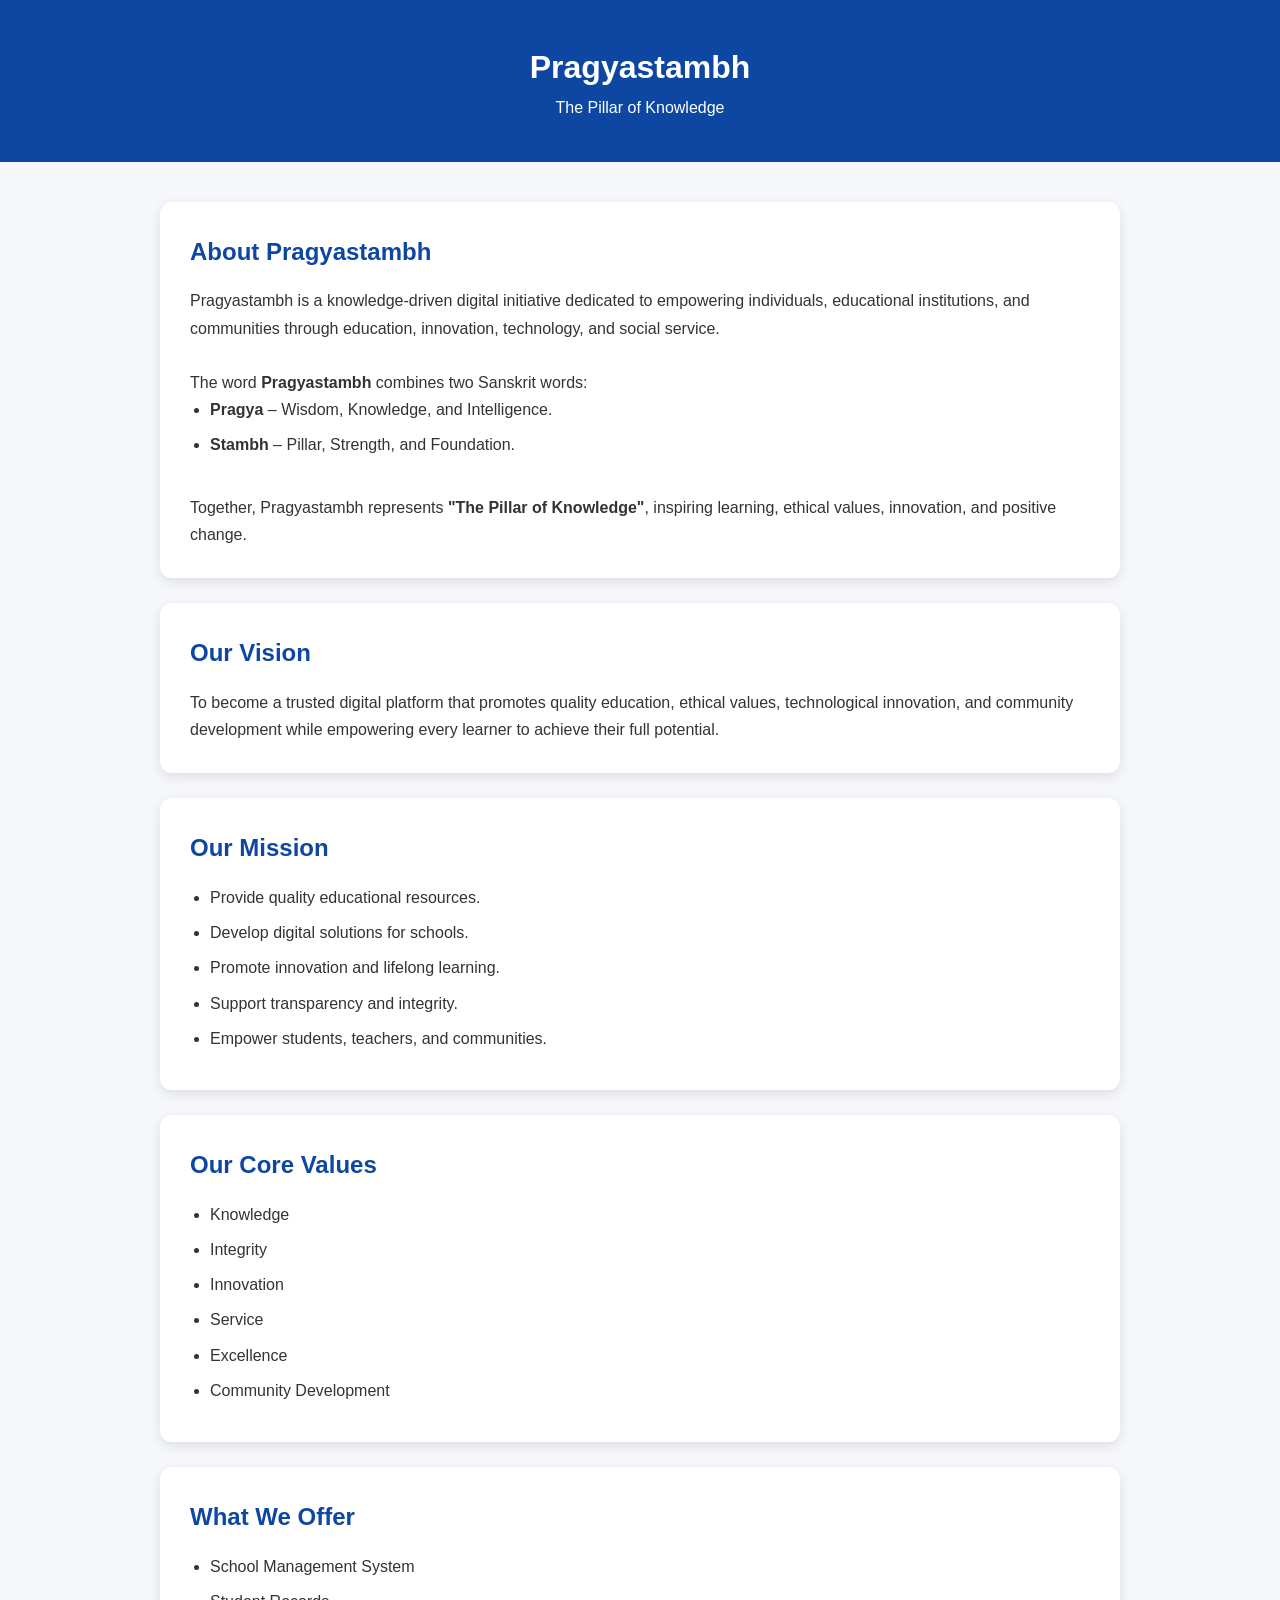
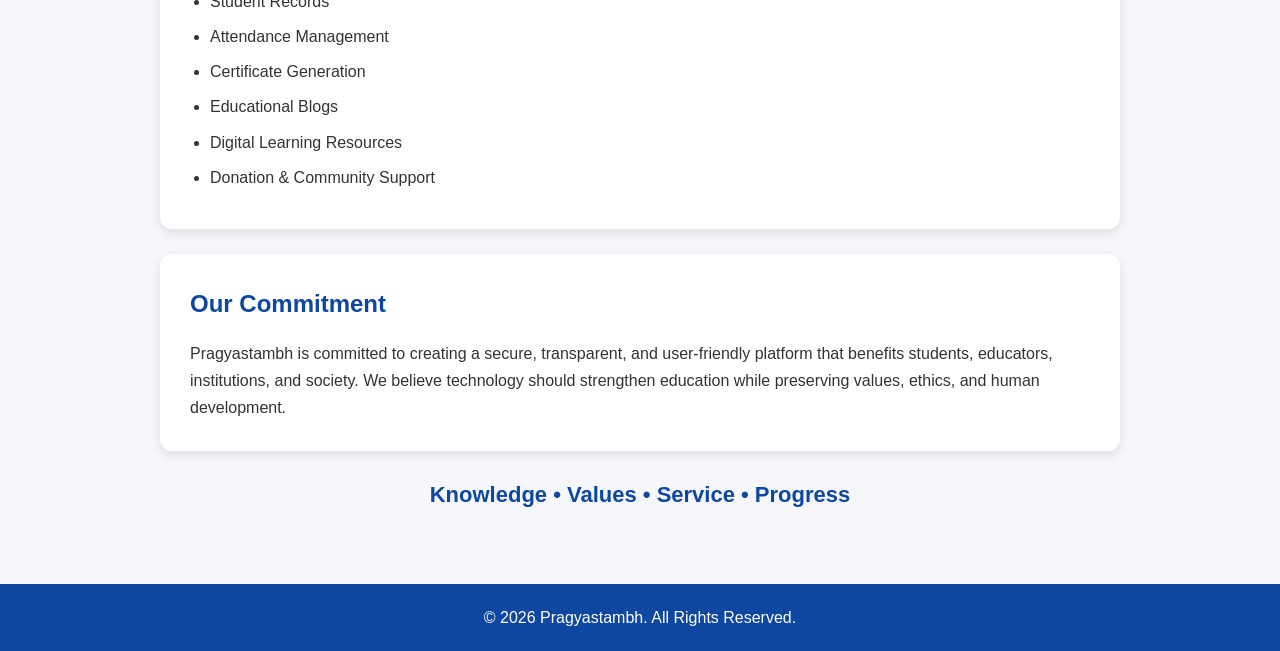
<file: Index.html>
<!DOCTYPE html>
<html lang="en">
<head>
    <meta charset="UTF-8">
    <meta name="viewport" content="width=device-width, initial-scale=1.0">
    <title>About Us | Pragyastambh</title>

    <style>
        *{
            margin:0;
            padding:0;
            box-sizing:border-box;
            font-family:Arial, Helvetica, sans-serif;
        }

        body{
            background:#f5f7fa;
            color:#333;
            line-height:1.7;
        }

        header{
            background:#0d47a1;
            color:white;
            padding:40px 20px;
            text-align:center;
        }

        .container{
            width:90%;
            max-width:1000px;
            margin:auto;
            padding:40px 20px;
        }

        .card{
            background:white;
            padding:30px;
            margin-bottom:25px;
            border-radius:12px;
            box-shadow:0 4px 12px rgba(0,0,0,.1);
        }

        h2{
            color:#0d47a1;
            margin-bottom:15px;
        }

        ul{
            padding-left:20px;
        }

        li{
            margin-bottom:8px;
        }

        footer{
            background:#0d47a1;
            color:white;
            text-align:center;
            padding:20px;
            margin-top:30px;
        }

        .motto{
            text-align:center;
            font-size:22px;
            font-weight:bold;
            color:#0d47a1;
            margin-top:20px;
        }

    </style>

</head>
<body>

<header>

    <h1>Pragyastambh</h1>

    <p>The Pillar of Knowledge</p>

</header>

<div class="container">

<div class="card">

<h2>About Pragyastambh</h2>

<p>

Pragyastambh is a knowledge-driven digital initiative dedicated to empowering individuals, educational institutions, and communities through education, innovation, technology, and social service.

</p>

<br>

<p>

The word <strong>Pragyastambh</strong> combines two Sanskrit words:

</p>

<ul>

<li><strong>Pragya</strong> – Wisdom, Knowledge, and Intelligence.</li>

<li><strong>Stambh</strong> – Pillar, Strength, and Foundation.</li>

</ul>

<br>

<p>

Together, Pragyastambh represents <strong>"The Pillar of Knowledge"</strong>, inspiring learning, ethical values, innovation, and positive change.

</p>

</div>


<div class="card">

<h2>Our Vision</h2>

<p>

To become a trusted digital platform that promotes quality education, ethical values, technological innovation, and community development while empowering every learner to achieve their full potential.

</p>

</div>


<div class="card">

<h2>Our Mission</h2>

<ul>

<li>Provide quality educational resources.</li>

<li>Develop digital solutions for schools.</li>

<li>Promote innovation and lifelong learning.</li>

<li>Support transparency and integrity.</li>

<li>Empower students, teachers, and communities.</li>

</ul>

</div>


<div class="card">

<h2>Our Core Values</h2>

<ul>

<li>Knowledge</li>

<li>Integrity</li>

<li>Innovation</li>

<li>Service</li>

<li>Excellence</li>

<li>Community Development</li>

</ul>

</div>


<div class="card">

<h2>What We Offer</h2>

<ul>

<li>School Management System</li>

<li>Student Records</li>

<li>Attendance Management</li>

<li>Certificate Generation</li>

<li>Educational Blogs</li>

<li>Digital Learning Resources</li>

<li>Donation & Community Support</li>

</ul>

</div>


<div class="card">

<h2>Our Commitment</h2>

<p>

Pragyastambh is committed to creating a secure, transparent, and user-friendly platform that benefits students, educators, institutions, and society. We believe technology should strengthen education while preserving values, ethics, and human development.

</p>

</div>

<div class="motto">

Knowledge • Values • Service • Progress

</div>

</div>

<footer>

© 2026 Pragyastambh. All Rights Reserved.

</footer>

</body>
  </html>
</file>
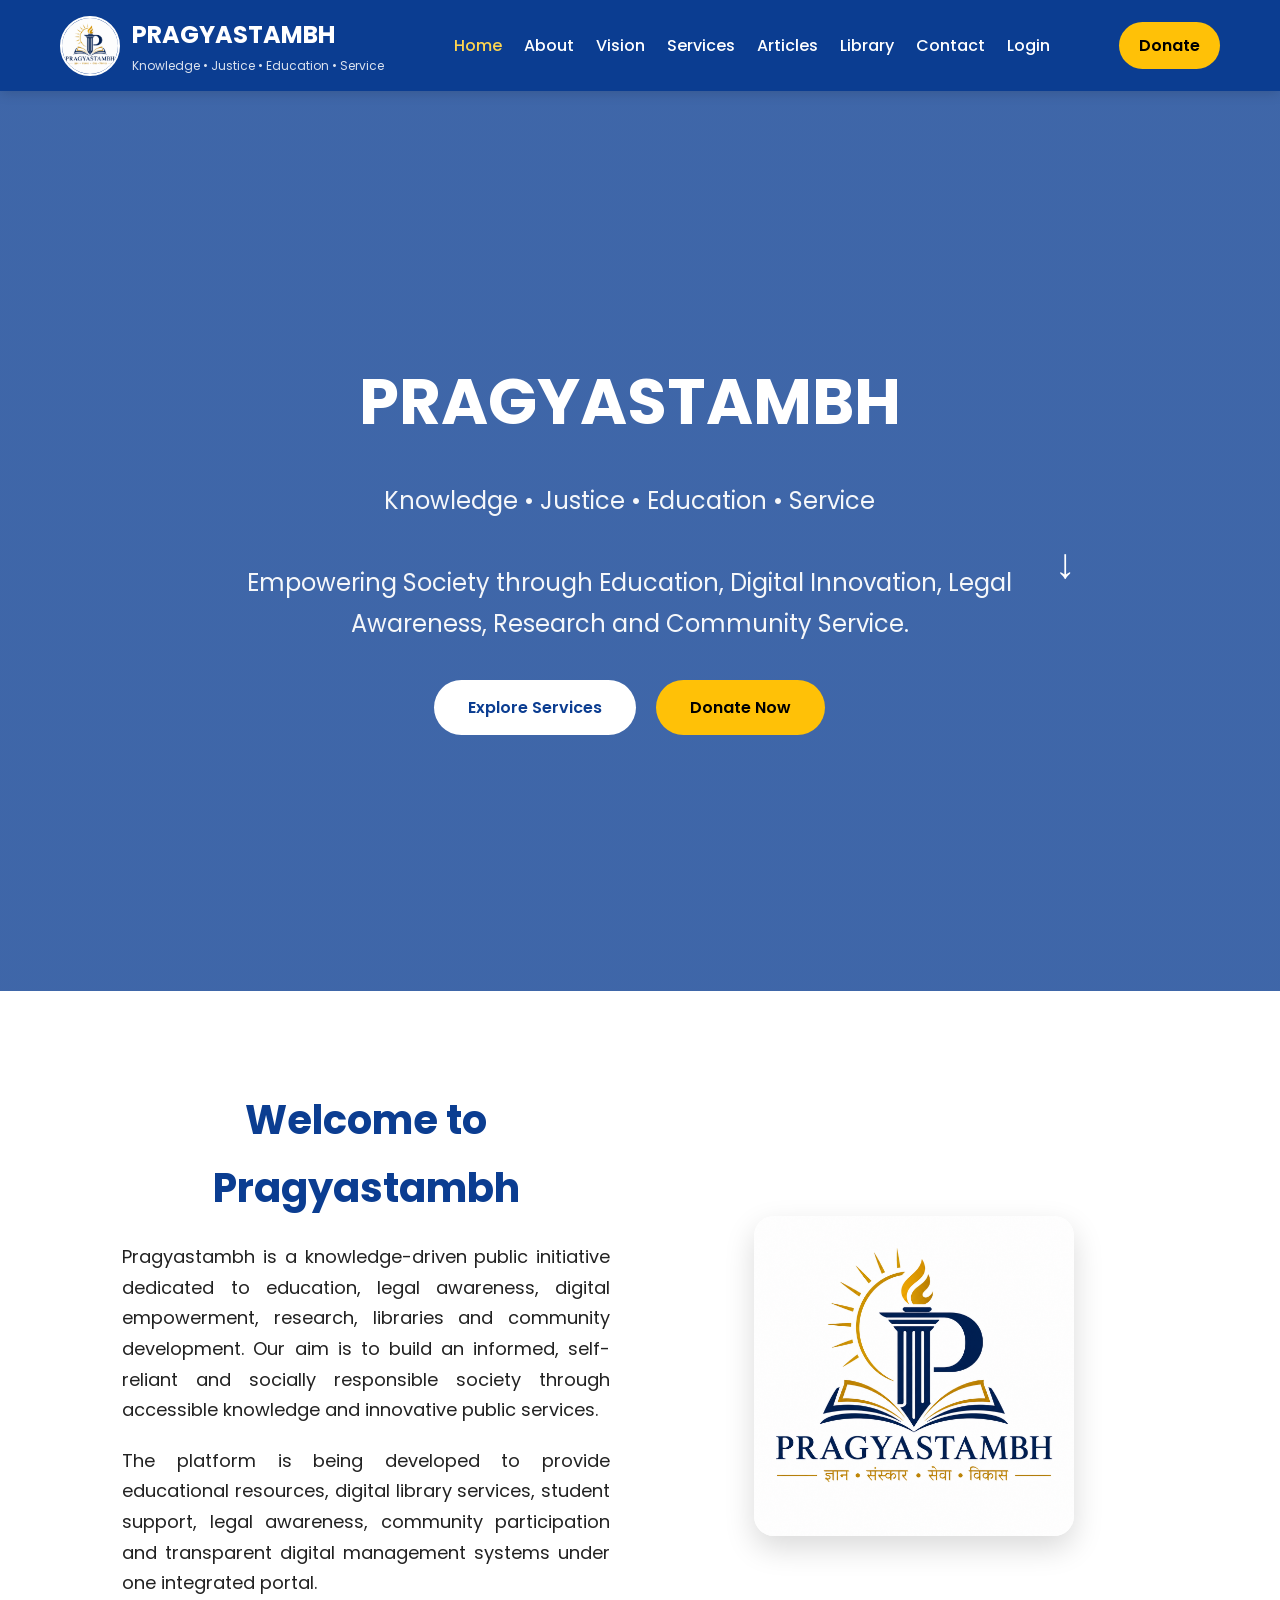
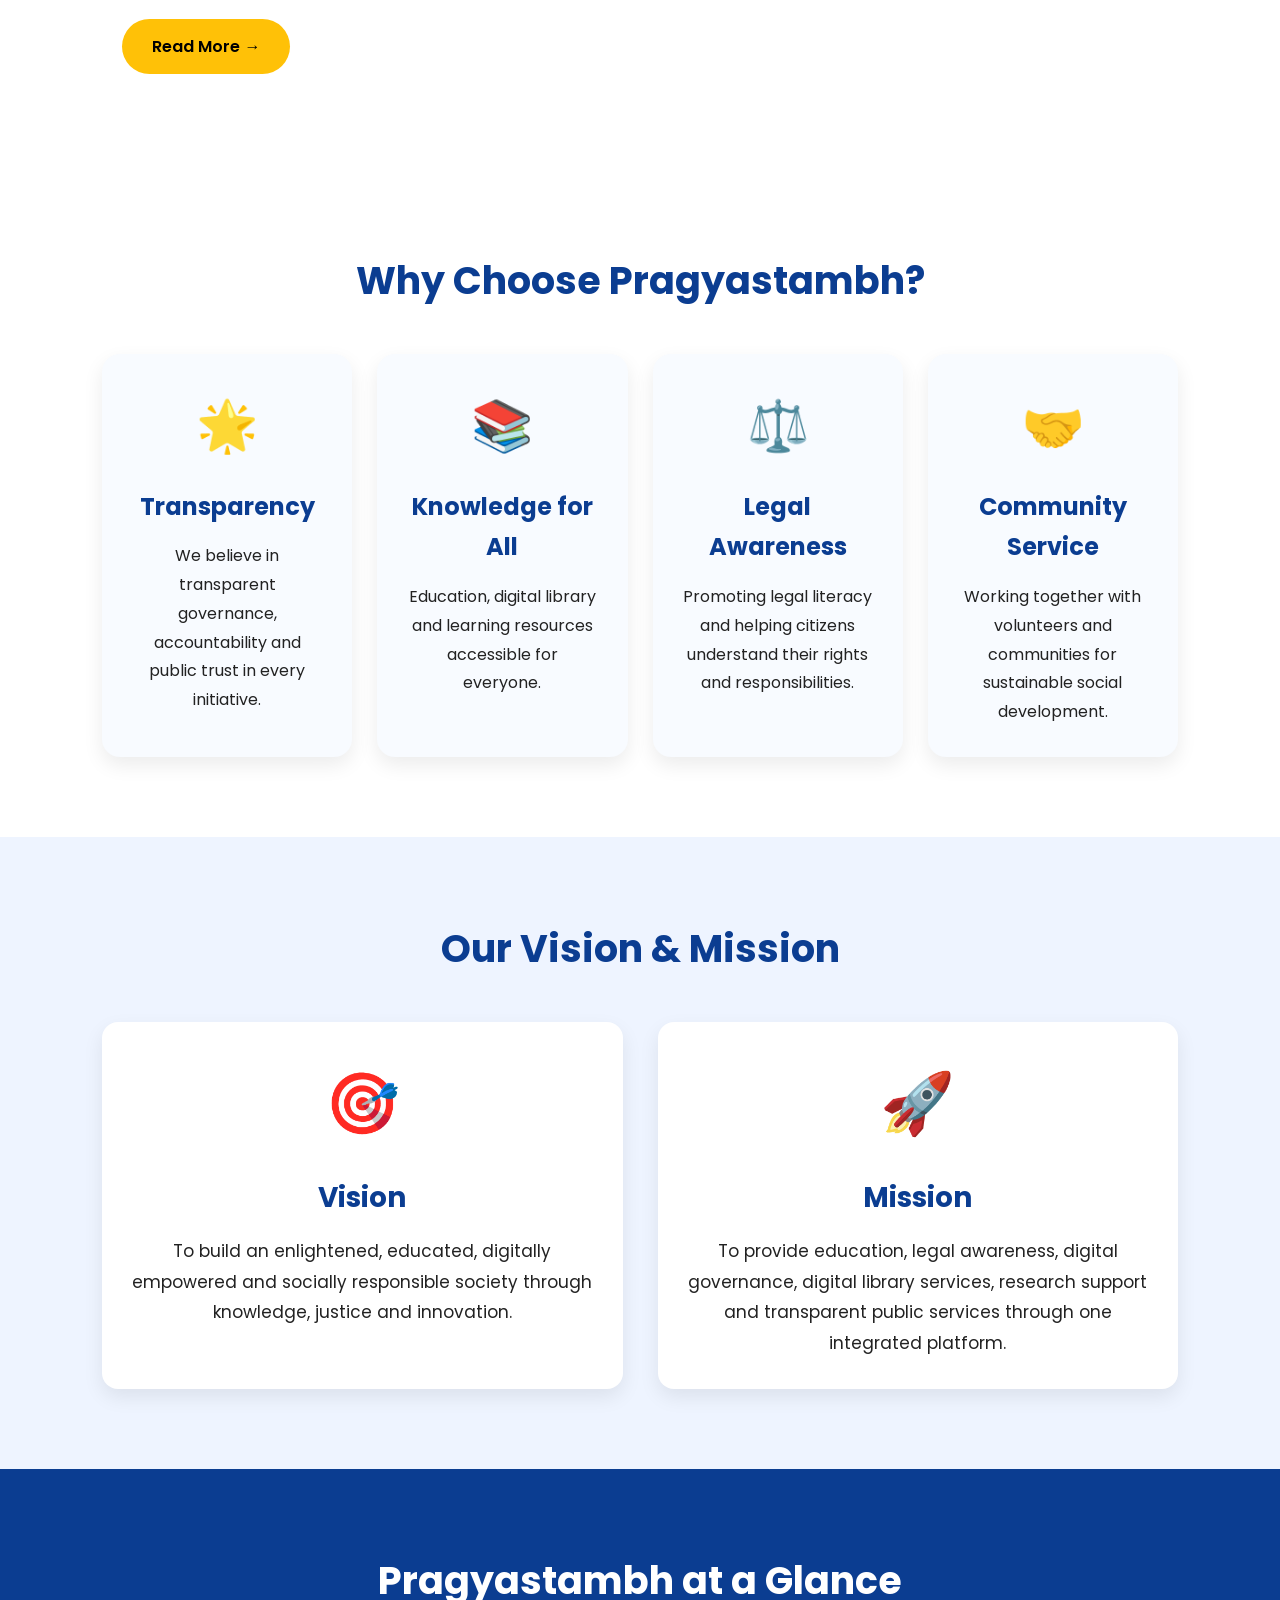
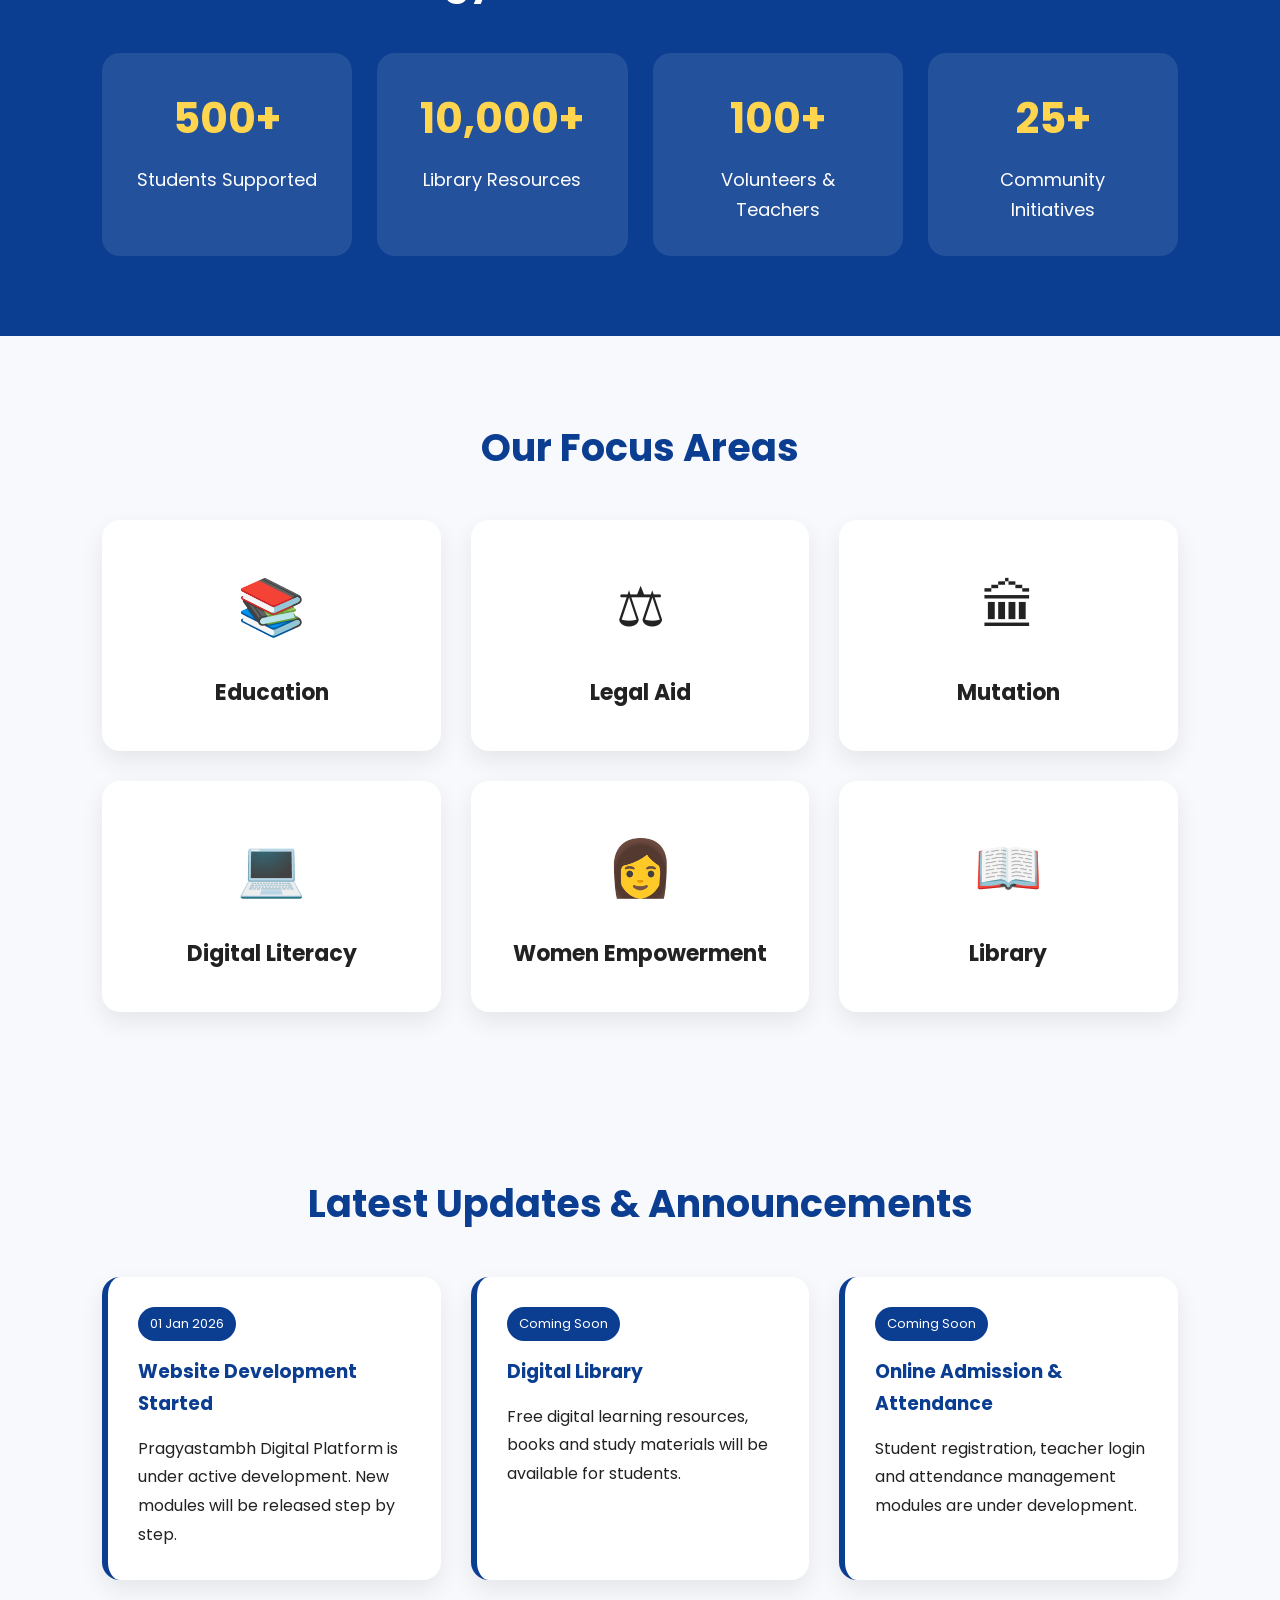
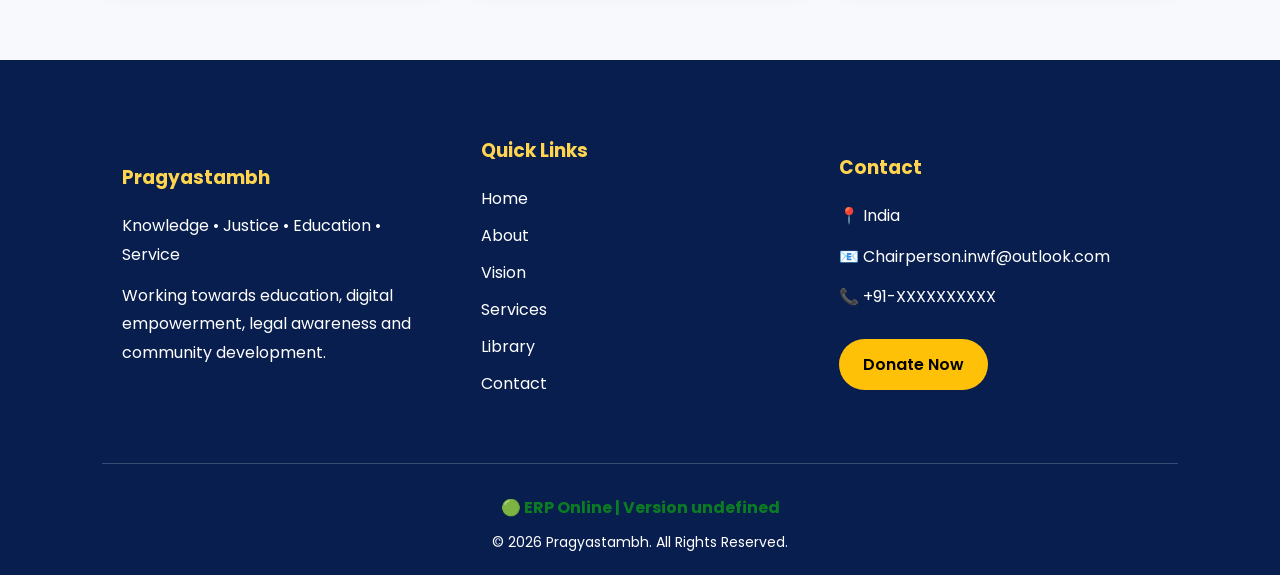
<file: index.html>
<!DOCTYPE html>
<html lang="en">

<head>

<meta charset="UTF-8">

<meta name="viewport" content="width=device-width,initial-scale=1.0">

<title>Pragyastambh</title>

<link rel="preconnect" href="https://fonts.googleapis.com">

<link rel="preconnect"
href="https://fonts.gstatic.com"
crossorigin>

<link href="https://fonts.googleapis.com/css2?family=Poppins:wght@300;400;500;600;700&display=swap"
rel="stylesheet">

<link rel="stylesheet"
href="css/style.css">

<link rel="stylesheet"
href="css/mobile.css">

</head>

<body>

<header class="header">

<div class="container">

<div class="logo">

<a href="index.html">

<img src="images/logo.png" alt="Logo">

<div>

<h2>PRAGYASTAMBH</h2>

<p>Knowledge • Justice • Education • Service</p>

</div>

</a>

</div>

<nav class="navbar" id="navbar">

<a class="active" href="index.html">Home</a>

<a href="about.html">About</a>

<a href="vision.html">Vision</a>

<a href="services.html">Services</a>

<a href="articles.html">Articles</a>

<a href="library.html">Library</a>

<a href="contact.html">Contact</a>

<a href="login.html">Login</a>

</nav>

<a href="donate.html" class="donate-btn">

Donate

</a>

<button class="menu-toggle" id="menu-toggle">

☰

</button>

</div>

</header>

<section class="hero">

<div class="overlay">

<h1>

PRAGYASTAMBH

</h1>

<p>

Knowledge • Justice • Education • Service

<br><br>

Empowering Society through Education,
Digital Innovation, Legal Awareness,
Research and Community Service.

</p>

<div class="buttons">

<a href="services.html">

Explore Services

</a>

<a href="donate.html">

Donate Now

</a>

</div>

</div>

<div class="scroll-down">

↓

</div>

  </section>
  <section class="welcome">

<div class="container">

<div class="welcome-text">

<h2>Welcome to Pragyastambh</h2>

<p>

Pragyastambh is a knowledge-driven public initiative dedicated to education, legal awareness, digital empowerment, research, libraries and community development. Our aim is to build an informed, self-reliant and socially responsible society through accessible knowledge and innovative public services.

</p>

<p>

The platform is being developed to provide educational resources, digital library services, student support, legal awareness, community participation and transparent digital management systems under one integrated portal.

</p>

<a href="about.html" class="read-btn">

Read More →

</a>

</div>

<div class="welcome-image">

<img src="images/logo.png" alt="Pragyastambh Logo">

</div>

</div>

</section>

<section class="why-us">

<h2>Why Choose Pragyastambh?</h2>

<div class="why-grid">

<div class="why-box">

<div class="why-icon">🌟</div>

<h3>Transparency</h3>

<p>

We believe in transparent governance, accountability and public trust in every initiative.

</p>

</div>

<div class="why-box">

<div class="why-icon">📚</div>

<h3>Knowledge for All</h3>

<p>

Education, digital library and learning resources accessible for everyone.

</p>

</div>

<div class="why-box">

<div class="why-icon">⚖️</div>

<h3>Legal Awareness</h3>

<p>

Promoting legal literacy and helping citizens understand their rights and responsibilities.

</p>

</div>

<div class="why-box">

<div class="why-icon">🤝</div>

<h3>Community Service</h3>

<p>

Working together with volunteers and communities for sustainable social development.

</p>

</div>

</div>

</section>

<section class="vision">

<h2>Our Vision & Mission</h2>

<div class="vision-grid">

<div class="vision-box">

<div class="icon">🎯</div>

<h3>Vision</h3>

<p>

To build an enlightened, educated, digitally empowered and socially responsible society through knowledge, justice and innovation.

</p>

</div>

<div class="vision-box">

<div class="icon">🚀</div>

<h3>Mission</h3>

<p>

To provide education, legal awareness, digital governance, digital library services, research support and transparent public services through one integrated platform.

</p>

</div>

</div>

</section>

<section class="stats">

<h2>Pragyastambh at a Glance</h2>

<div class="stats-grid">

<div class="stat-box">

<h3>500+</h3>

<p>Students Supported</p>

</div>

<div class="stat-box">

<h3>10,000+</h3>

<p>Library Resources</p>

</div>

<div class="stat-box">

<h3>100+</h3>

<p>Volunteers & Teachers</p>

</div>

<div class="stat-box">

<h3>25+</h3>

<p>Community Initiatives</p>

</div>

</div>

</section>

<section class="services">

<h2>

Our Focus Areas

</h2>

<div class="grid">

<div>

📚

<h3>Education</h3>

</div>

<div>

⚖

<h3>Legal Aid</h3>

</div>

<div>

🏛

<h3>Mutation</h3>

</div>

<div>

💻

<h3>Digital Literacy</h3>

</div>

<div>

👩

<h3>Women Empowerment</h3>

</div>

<div>

📖

<h3>Library</h3>

</div>

</div>

</section>

<section class="updates">

<h2>Latest Updates & Announcements</h2>

<div class="updates-grid">

<div class="update-card">

<span class="date">01 Jan 2026</span>

<h3>Website Development Started</h3>

<p>

Pragyastambh Digital Platform is under active development. New modules will be released step by step.

</p>

</div>

<div class="update-card">

<span class="date">Coming Soon</span>

<h3>Digital Library</h3>

<p>

Free digital learning resources, books and study materials will be available for students.

</p>

</div>

<div class="update-card">

<span class="date">Coming Soon</span>

<h3>Online Admission & Attendance</h3>

<p>

Student registration, teacher login and attendance management modules are under development.

</p>

</div>

</div>

  </section>
  <footer class="footer">

<div class="container footer-container">

<div class="footer-column">

<h3>Pragyastambh</h3>

<p>

Knowledge • Justice • Education • Service

</p>

<p>

Working towards education, digital empowerment, legal awareness and community development.

</p>

</div>

<div class="footer-column">

<h3>Quick Links</h3>

<ul>

<li><a href="index.html">Home</a></li>

<li><a href="about.html">About</a></li>

<li><a href="vision.html">Vision</a></li>

<li><a href="services.html">Services</a></li>

<li><a href="library.html">Library</a></li>

<li><a href="contact.html">Contact</a></li>

</ul>

</div>

<div class="footer-column">

<h3>Contact</h3>

<p>📍 India</p>

<p>📧 Chairperson.inwf@outlook.com</p>

<p>📞 +91-XXXXXXXXXX</p>

<a href="donate.html" class="footer-donate">

Donate Now

</a>

</div>

</div>

<hr>

<div id="erp-status"
style="text-align:center;padding:10px;font-weight:bold;color:#0a7d22;">

Connecting ERP...

</div>

<p class="copyright">

© 2026 Pragyastambh. All Rights Reserved.

</p>

</footer>

<script src="js/config.js"></script>

<script src="js/api.js"></script>

<script src="js/menu.js"></script>

<script src="js/script.js"></script>

<script>

document.addEventListener("DOMContentLoaded", async function () {

    const status = document.getElementById("erp-status");

    try {

        const result = await api("systemInfo");

        console.log(result);

        if (status) {

            status.innerHTML =
            "🟢 ERP Online | Version " + result.version;

        }

    } catch (error) {

        console.error(error);

        if (status) {

            status.innerHTML =
            "🔴 ERP Offline";

        }

    }

});

</script>

</body>

  </html>
</file>
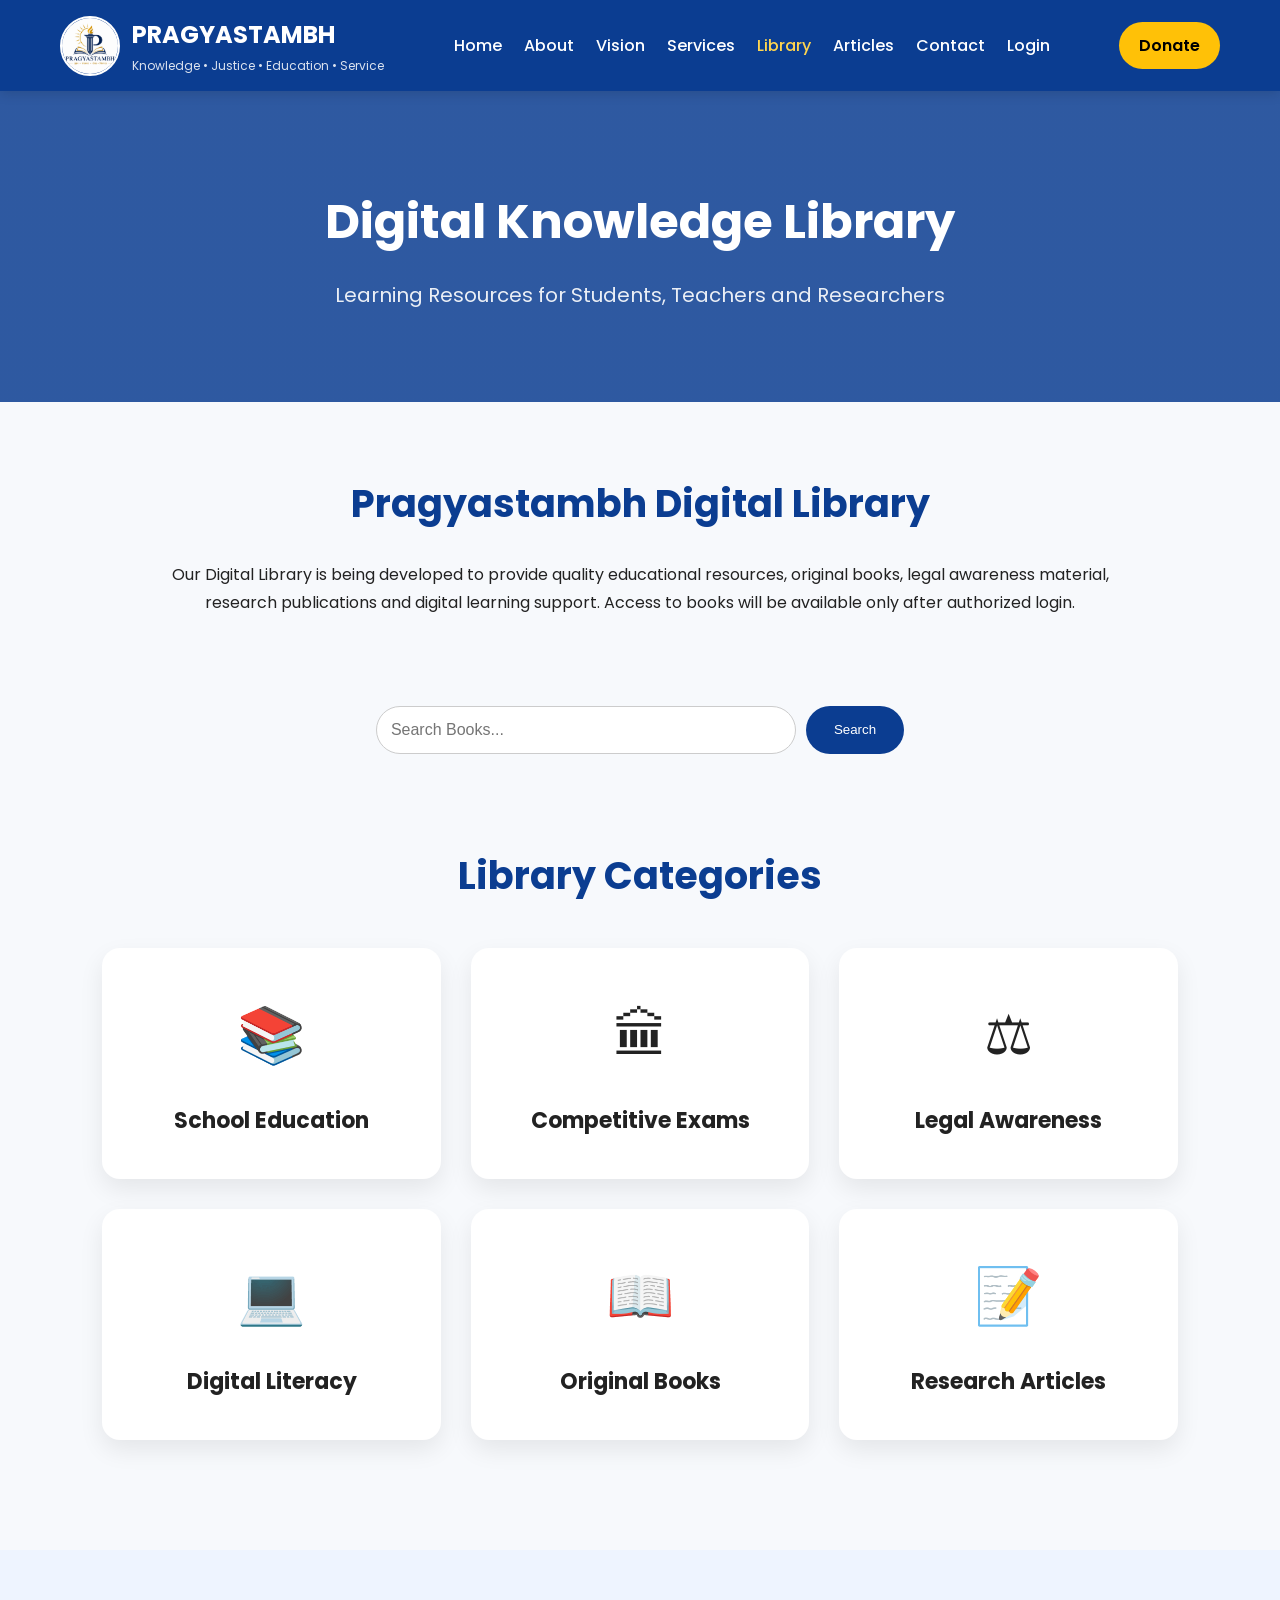
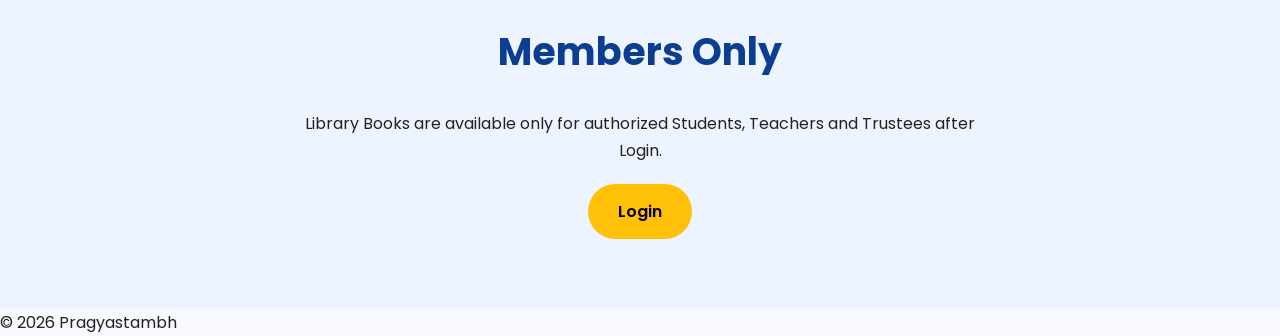
<file: library.html>
<!DOCTYPE html>
<html lang="en">
<head>
<meta charset="UTF-8">
<meta name="viewport" content="width=device-width, initial-scale=1.0">

<title>Library | Pragyastambh</title>

<link rel="preconnect" href="https://fonts.googleapis.com">
<link rel="preconnect" href="https://fonts.gstatic.com" crossorigin>

<link href="https://fonts.googleapis.com/css2?family=Poppins:wght@300;400;500;600;700&display=swap" rel="stylesheet">

<link rel="stylesheet" href="css/style.css">
<link rel="stylesheet" href="css/mobile.css">

</head>

<body>

<!-- Header -->
<header class="header">

<div class="container">

<div class="logo">

<a href="index.html">

<img src="images/logo.png" alt="Logo">

<div>

<h2>PRAGYASTAMBH</h2>

<p>Knowledge • Justice • Education • Service</p>

</div>

</a>

</div>

<nav class="navbar">

<a href="index.html">Home</a>

<a href="about.html">About</a>

<a href="vision.html">Vision</a>

<a href="services.html">Services</a>

<a class="active" href="library.html">Library</a>

<a href="articles.html">Articles</a>

<a href="contact.html">Contact</a>

<a href="login.html">Login</a>

</nav>

<a href="donate.html" class="donate-btn">Donate</a>

</div>

</header>

<!-- Hero -->

<section class="library-hero">

<h1>Digital Knowledge Library</h1>

<p>

Learning Resources for Students, Teachers and Researchers

</p>

</section>

<!-- Intro -->

<section class="library-intro">

<h2>Pragyastambh Digital Library</h2>

<p>

Our Digital Library is being developed to provide quality educational resources, original books, legal awareness material, research publications and digital learning support.

Access to books will be available only after authorized login.

</p>

</section>

<!-- Search -->

<section class="library-search">

<input type="text" placeholder="Search Books...">

<button>Search</button>

</section>

<!-- Categories -->

<section class="library-category">

<h2>Library Categories</h2>

<div class="grid">

<div>📚<h3>School Education</h3></div>

<div>🏛<h3>Competitive Exams</h3></div>

<div>⚖<h3>Legal Awareness</h3></div>

<div>💻<h3>Digital Literacy</h3></div>

<div>📖<h3>Original Books</h3></div>

<div>📝<h3>Research Articles</h3></div>

</div>

</section>

<!-- Login Notice -->

<section class="library-login">

<h2>Members Only</h2>

<p>

Library Books are available only for authorized Students, Teachers and Trustees after Login.

</p>

<a href="login.html" class="read-btn">Login</a>

</section>

<!-- Footer -->

<footer>

© 2026 Pragyastambh

</footer>

</body>
</html>
</file>
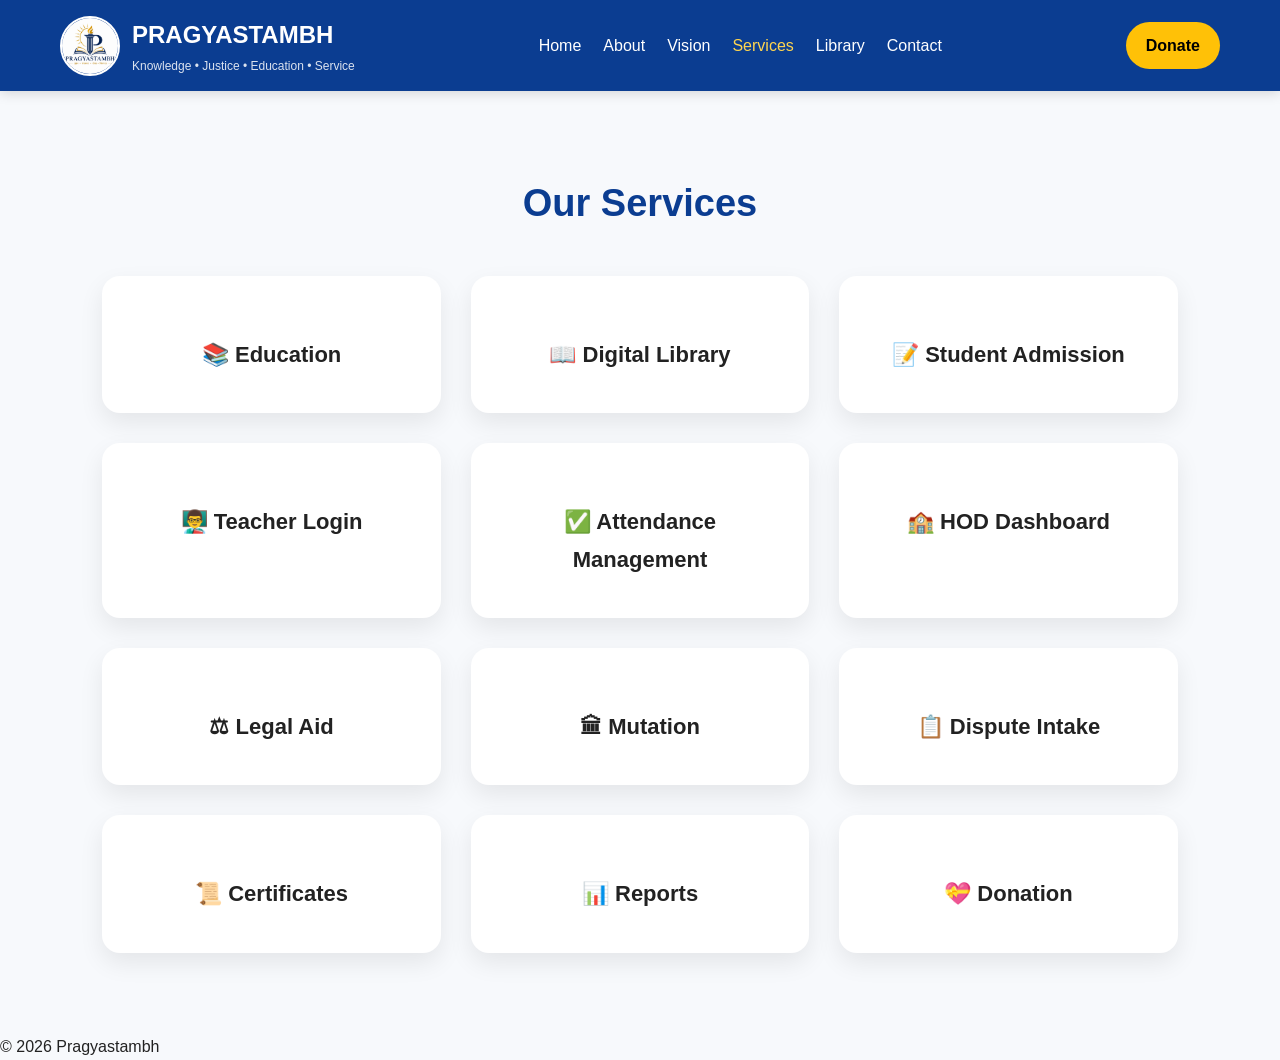
<file: services.html>
<!DOCTYPE html>
<html lang="en">
<head>

<meta charset="UTF-8">
<meta name="viewport" content="width=device-width, initial-scale=1.0">

<title>Services - Pragyastambh</title>

<link rel="stylesheet" href="css/style.css">
<link rel="stylesheet" href="css/mobile.css">

</head>

<body>

<header class="header">

<div class="container">

<div class="logo">

<a href="index.html">

<img src="images/logo.png" alt="Logo">

<div>

<h2>PRAGYASTAMBH</h2>

<p>Knowledge • Justice • Education • Service</p>

</div>

</a>

</div>

<nav class="navbar">

<a href="index.html">Home</a>
<a href="about.html">About</a>
<a href="vision.html">Vision</a>
<a class="active" href="services.html">Services</a>
<a href="library.html">Library</a>
<a href="contact.html">Contact</a>

</nav>

<a href="donate.html" class="donate-btn">Donate</a>

</div>

</header>

<section class="services">

<h2>Our Services</h2>

<div class="grid">

<div><h3>📚 Education</h3></div>

<div><h3>📖 Digital Library</h3></div>

<div><h3>📝 Student Admission</h3></div>

<div><h3>👨‍🏫 Teacher Login</h3></div>

<div><h3>✅ Attendance Management</h3></div>

<div><h3>🏫 HOD Dashboard</h3></div>

<div><h3>⚖ Legal Aid</h3></div>

<div><h3>🏛 Mutation</h3></div>

<div><h3>📋 Dispute Intake</h3></div>

<div><h3>📜 Certificates</h3></div>

<div><h3>📊 Reports</h3></div>

<div><h3>💝 Donation</h3></div>

</div>

</section>

<footer>

© 2026 Pragyastambh

</footer>

<script src="js/script.js"></script>

</body>

</html>
</file>
<file: css/style.css>
/* ===========================
   PRAGYASTAMBH THEME
   Version 1.0
=========================== */

*{
margin:0;
padding:0;
box-sizing:border-box;
}

html{
scroll-behavior:smooth;
}

body{

font-family:'Poppins',sans-serif;

background:#f7f9fc;

color:#222;

line-height:1.7;
overflow-x: hidden;

}

/* =======================
HEADER
======================= */


.header{
    position:sticky;
    top:0;
    width:100%;
    background:#0B3D91;
    z-index:1000;
    box-shadow:0 2px 12px rgba(0,0,0,.15);
}

.container{
    width:100%;
    max-width:1200px;
    margin:0 auto;
    padding:15px 20px;
    display:flex;
    align-items:center;
    justify-content:space-between;
}

.logo a{
    display:flex;
    align-items:center;
    gap:12px;
    text-decoration:none;
    color:#fff;
}

.logo img{
    width:60px;
    height:60px;
    border-radius:50%;
    object-fit:cover;
    background:#fff;
    border:2px solid #fff;
}

.logo h2{
    font-size:24px;
    margin:0;
}

.logo p{
    font-size:12px;
    margin:0;
    opacity:.85;
}

.navbar{
    display:flex;
    gap:22px;
}

.navbar a{
    color:#fff;
    text-decoration:none;
    font-weight:500;
    transition:.3s;
}

.navbar a:hover,
.navbar a.active{
    color:#FFD54F;
}

.donate-btn{
    background:#FFC107;
    color:#000;
    text-decoration:none;
    padding:10px 20px;
    border-radius:30px;
    font-weight:600;
}

.menu-toggle{
    display:none;
    font-size:28px;
    color:#fff;
    background:none;
    border:none;
    cursor:pointer;
}
/* Login Button */

.login{

border:2px solid white;

padding:9px 22px;

border-radius:40px;

}

/* =======================
HERO
======================= */

.hero{

height:100vh;

background:

linear-gradient(

rgba(11,61,145,.78),

rgba(11,61,145,.78)

),

url("../images/hero.jpg");

background-size:cover;

background-position:center;

display:flex;

justify-content:center;

align-items:center;

text-align:center;

color:white;

padding:20px;
background-repeat:no-repeat;

}

.overlay{

max-width:850px;

}

.hero h1{
    font-size:clamp(38px,6vw,64px);
    margin-bottom:25px;
    font-weight:700;
   }

.hero p{
    font-size:clamp(18px,2.5vw,24px);
    opacity:.95;
    margin-bottom:35px;
}


.buttons{

display:flex;

justify-content:center;

gap:20px;

}

.buttons a{

text-decoration:none;

padding:14px 34px;

border-radius:50px;

font-weight:600;

transition:.3s;

}

.buttons a:first-child{

background:white;

color:#0B3D91;

}

.buttons a:last-child{

background:#FFC107;

color:#000;

}

.buttons a:hover{

transform:translateY(-3px);

}
.scroll-down{

margin-top:45px;

font-size:42px;

animation: bounce 2s infinite;

color:white;

text-align:center;

}

@keyframes bounce{

0%,20%,50%,80%,100%{

transform:translateY(0);

}

40%{

transform:translateY(-12px);

}

60%{

transform:translateY(-6px);

}

   }

/* =======================
SECTION
======================= */

section{

padding:80px 8%;

}

section h2{

text-align:center;

font-size:38px;

margin-bottom:25px;

color:#0B3D91;

}

/* =======================
INTRO
======================= */

.intro p{

max-width:950px;

margin:auto;

font-size:18px;

text-align:center;

}
/* =======================
WELCOME
======================= */

.welcome{

background:#ffffff;

}

.welcome .container{

display:flex;

align-items:center;

justify-content:space-between;

gap:60px;

}

.welcome-text{

flex:1;

}

.welcome-text h2{

font-size:40px;

color:#0B3D91;

margin-bottom:20px;

}

.welcome-text p{

font-size:18px;

margin-bottom:20px;

text-align:justify;

}

.read-btn{

display:inline-block;

background:#0B3D91;

color:white;

text-decoration:none;

padding:14px 28px;

border-radius:30px;

font-weight:600;

transition:.3s;

}

.read-btn:hover{

background:#FFC107;

color:black;

}

.welcome-image{

flex:1;

text-align:center;

}

.welcome-image img{

max-width:320px;

width:100%;

border-radius:20px;

box-shadow:0 12px 30px rgba(0,0,0,.15);

}

/* =======================
VISION
======================= */

.vision{

background:#eef4ff;

}

.vision-grid{

display:grid;

grid-template-columns:repeat(auto-fit,minmax(320px,1fr));

gap:35px;

margin-top:40px;

}

.vision-box{

background:white;

padding:35px;

border-radius:18px;

box-shadow:0 10px 25px rgba(0,0,0,.08);

text-align:center;

transition:.3s;

}

.vision-box:hover{

transform:translateY(-8px);

}

.icon{

font-size:60px;

margin-bottom:20px;

}

.vision-box h3{

color:#0B3D91;

margin-bottom:15px;

font-size:28px;

}

.vision-box p{

font-size:17px;

line-height:1.8;

}

/* =======================
STATISTICS
======================= */

.stats{
    background:#0B3D91;
    color:white;
    text-align:center;
}

.stats h2{
    color:white;
}

.stats-grid{
    display:grid;
    grid-template-columns:repeat(auto-fit,minmax(220px,1fr));
    gap:25px;
    margin-top:40px;
}

.stat-box{
    background:rgba(255,255,255,.1);
    padding:30px;
    border-radius:18px;
    transition:.3s;
}

.stat-box:hover{
    transform:translateY(-6px);
    background:rgba(255,255,255,.18);
}

.stat-box h3{
    font-size:42px;
    color:#FFD54F;
    margin-bottom:10px;
}

.stat-box p{
    font-size:18px;
       }

/* =======================
SERVICE GRID
======================= */

.grid{

display:grid;

grid-template-columns:

repeat(auto-fit,minmax(260px,1fr));

gap:30px;

margin-top:40px;

}

.grid div{

background:white;

padding:40px;

border-radius:18px;

text-align:center;

box-shadow:0 10px 25px rgba(0,0,0,.08);

transition:.3s;

}

.grid div:hover{

transform:translateY(-8px);

}

.grid div{

font-size:55px;

}

.grid h3{

margin-top:20px;

font-size:22px;

}

   /* =======================
WHY CHOOSE US
======================= */

.why-us{
    background:#ffffff;
}

.why-grid{
    display:grid;
    grid-template-columns:repeat(auto-fit,minmax(250px,1fr));
    gap:25px;
    margin-top:40px;
}

.why-box{
    background:#f8fbff;
    border-radius:18px;
    padding:30px;
    text-align:center;
    box-shadow:0 8px 20px rgba(0,0,0,.08);
    transition:.3s;
}

.why-box:hover{
    transform:translateY(-8px);
}

.why-icon{
    font-size:50px;
    margin-bottom:18px;
}

.why-box h3{
    color:#0B3D91;
    margin-bottom:15px;
    font-size:24px;
}

.why-box p{
    font-size:16px;
    line-height:1.8;
}

/* =======================
LATEST UPDATES
======================= */

.updates{

background:#f7f9fc;

}

.updates-grid{

display:grid;

grid-template-columns:repeat(auto-fit,minmax(300px,1fr));

gap:30px;

margin-top:40px;

}

.update-card{

background:#ffffff;

padding:30px;

border-radius:18px;

box-shadow:0 10px 25px rgba(0,0,0,.08);

transition:.3s;

border-left:6px solid #0B3D91;

}

.update-card:hover{

transform:translateY(-8px);

}

.date{

display:inline-block;

background:#0B3D91;

color:white;

padding:6px 12px;

border-radius:20px;

font-size:13px;

margin-bottom:15px;

}

.update-card h3{

color:#0B3D91;

margin-bottom:15px;

}

.update-card p{

font-size:16px;

line-height:1.8;

}

/* =======================
FOOTER
======================= */


.footer{
    background:#081E4F;
    color:white;
    padding:60px 8% 20px;
}

.footer-container{
    display:grid;
    grid-template-columns:repeat(auto-fit,minmax(250px,1fr));
    gap:40px;
}

.footer-column h3{
    margin-bottom:18px;
    color:#FFD54F;
}

.footer-column p{
    margin-bottom:12px;
    line-height:1.8;
}

.footer-column ul{
    list-style:none;
    padding:0;
}

.footer-column ul li{
    margin-bottom:10px;
}

.footer-column ul li a{
    color:white;
    text-decoration:none;
}

.footer-column ul li a:hover{
    color:#FFD54F;
}

.footer-donate{
    display:inline-block;
    margin-top:15px;
    background:#FFC107;
    color:#000;
    text-decoration:none;
    padding:12px 24px;
    border-radius:30px;
    font-weight:600;
}

.footer hr{
    margin:40px 0 20px;
    border:none;
    border-top:1px solid rgba(255,255,255,.2);
}

.copyright{
    text-align:center;
    font-size:14px;
}
/* ABOUT PAGE */

.page-banner{
    background:#0B3D91;
    color:#fff;
    text-align:center;
    padding:100px 20px;
}

.about-section .container,
.vision-mission .container{
    display:flex;
    align-items:center;
    justify-content:space-between;
    gap:40px;
    flex-wrap:wrap;
}

.about-text,
.about-image,
.vision-box,
.mission-box{
    flex:1;
}

.about-image img{
    max-width:320px;
    width:100%;
    display:block;
    margin:auto;
}

.vision-box,
.mission-box{
    background:#fff;
    padding:30px;
    border-radius:16px;
    box-shadow:0 8px 20px rgba(0,0,0,.08);
   }
/* ==========================
   LIBRARY PAGE
========================== */

.library-hero{

background:linear-gradient(rgba(11,61,145,.85),rgba(11,61,145,.85));

color:#fff;

text-align:center;

padding:90px 20px;

}

.library-hero h1{

font-size:48px;

margin-bottom:15px;

}

.library-hero p{

font-size:20px;

opacity:.9;

}

.library-intro{

max-width:1000px;

margin:auto;

text-align:center;

padding:70px 20px;

}

.library-search{

display:flex;

justify-content:center;

gap:10px;

padding:20px;

flex-wrap:wrap;

}

.library-search input{

width:420px;

max-width:90%;

padding:14px;

border:1px solid #ccc;

border-radius:30px;

font-size:16px;

}

.library-search button{

padding:14px 28px;

background:#0B3D91;

color:white;

border:none;

border-radius:30px;

cursor:pointer;

}

.library-search button:hover{

background:#072b68;

}

.library-category{

padding:70px 8%;

}

.library-login{

background:#eef4ff;

text-align:center;

padding:70px 20px;

margin-top:40px;

}

.library-login p{

max-width:700px;

margin:20px auto;

}

.read-btn{

display:inline-block;

background:#FFC107;

color:#000;

padding:14px 30px;

border-radius:30px;

text-decoration:none;

font-weight:600;

transition:.3s;

}

.read-btn:hover{

transform:translateY(-3px);

   }
</file>
<file: css/mobile.css>
@media (max-width:768px){

.container{
    flex-wrap:wrap;
    padding:12px 0;
}

.menu-toggle{
    display:block;
    font-size:34px;
}

.navbar{
    display:none;
    flex-direction:column;
    width:100%;
    background:#0B3D91;
    margin-top:15px;
    padding:15px 0;
    border-top:1px solid rgba(255,255,255,.2);
}

.navbar.show{
    display:flex;
}

.navbar a{
    padding:14px 20px;
    font-size:17px;
    text-align:center;
}

.donate-btn{
    display:none;
}

.logo img{
    width:50px;
    height:50px;
}

.logo h2{
    font-size:18px;
}

.logo p{
    font-size:10px;
}

.hero{
    min-height:100vh;
    padding:40px 20px;
}

.hero h1{
    font-size:42px;
    line-height:1.25;
}

.hero p{
    font-size:20px;
    line-height:1.7;
}

.buttons{
    flex-direction:column;
    gap:18px;
}

.buttons a{
    width:100%;
    max-width:320px;
    margin:auto;
    text-align:center;
}

section{
    padding:60px 20px;
}

section h2{
    font-size:32px;
}

.intro p{
    font-size:17px;
}
.welcome .container{

flex-direction:column;

text-align:center;

}

.welcome-text h2{

font-size:30px;

}

.welcome-text p{

text-align:left;

font-size:17px;

}

.welcome-image{

margin-top:30px;

}

.welcome-image img{

max-width:220px;

    }

    .vision-grid{

grid-template-columns:1fr;

}

.vision-box{

padding:25px;

}

.icon{

font-size:48px;

    }
    .stats-grid{
    grid-template-columns:1fr;
}

.stat-box h3{
    font-size:36px;
    }

    .why-grid{
    grid-template-columns:1fr;
}

.why-box{
    padding:25px;
}
    .updates-grid{

grid-template-columns:1fr;

    }
.grid{
    grid-template-columns:1fr;
    gap:20px;
}

.grid div{
    padding:30px;
}

.footer-container{
    grid-template-columns:1fr;
    text-align:center;
}

.footer-column ul{
    padding:0;
}

.footer-column ul li{
    list-style:none;
    }

.about-section .container,
.vision-mission .container{
    flex-direction:column;
    text-align:center;
}
    /* Library Page */

@media(max-width:768px){

.library-hero h1{

font-size:34px;

}

.library-hero p{

font-size:17px;

}

.library-search{

flex-direction:column;

align-items:center;

}

.library-search input{

width:100%;

}
}
</file>
